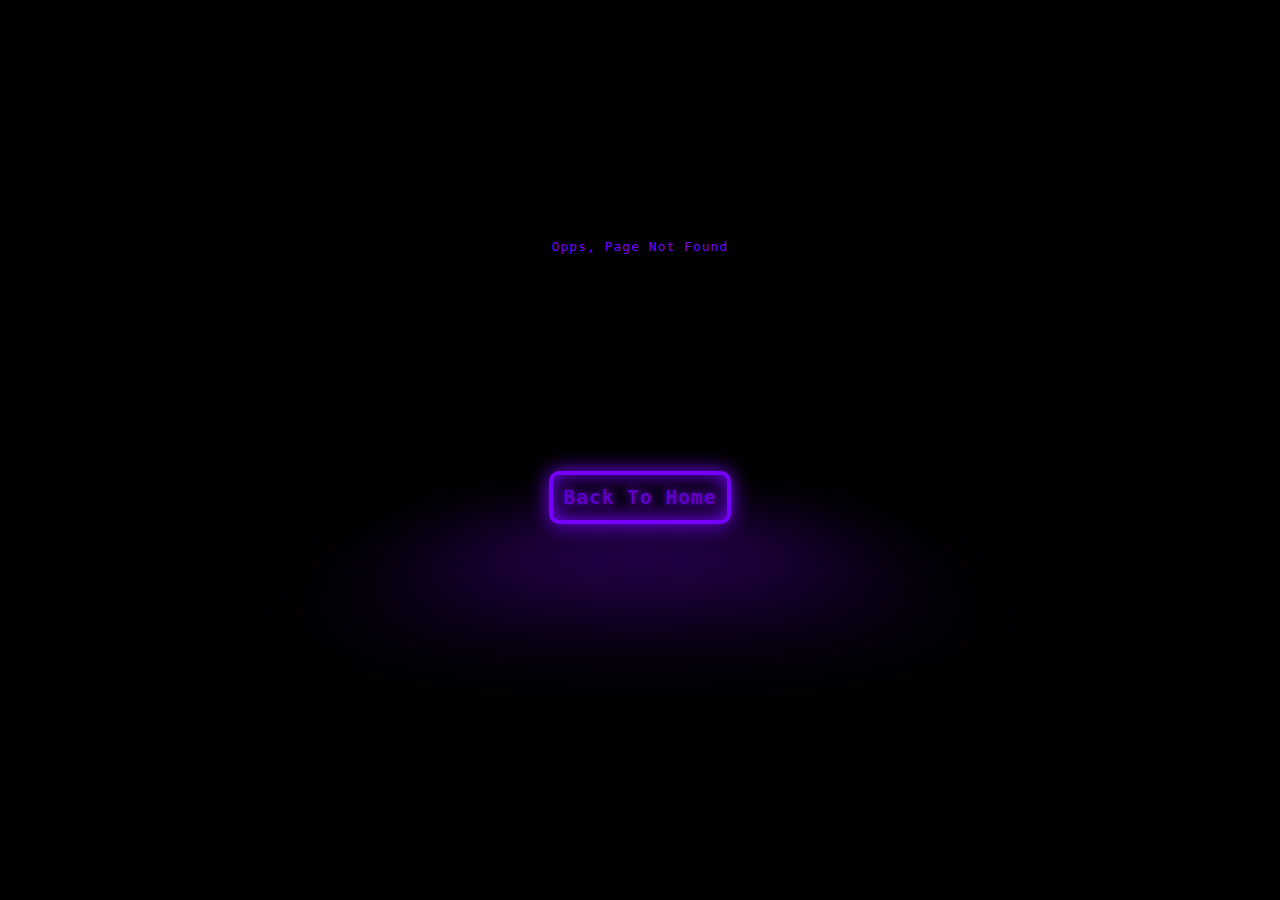
<file: src/proyectos/404/index.html>
<!DOCTYPE html>
<html>
    <head>
        <meta charset="UTF-8">
        <title></title>
        <style>
            *{
                margin: 0;
                padding: 0;
            }
            body{background-color: black;}

            div.bdy{
                width: 100%;
                height: 70vh;
                display: flex;
                justify-content: center;
                align-items: center;
            }
            
            #neon{
                font-size: 800%;
                font-family: monospace;
                letter-spacing: 10px;
                animation-name: a404 ;
                animation-duration: 20s;
                animation-iteration-count: infinite;
            }
            @keyframes a404{
                0%{
                    color: #000;   
                }
                1%{
                    text-shadow: 0 0 0px #70F;
                }
                5%{
                    color: #70F;
                }
                10%{
                    text-shadow: 0 0 50px #70F;
                    color: #70F;
                }
                12%{
                    text-shadow: 0 0 50px #70F;
                    color: #70F;
                }
                12.4%{
                    text-shadow: 0 0 50px #000000;
                    color: #000000;
                }
                12.8%{
                    text-shadow: 0 0 50px #70F;
                    color: #70F;
                }
                13.2%{
                    text-shadow: 0 0 50px #000000;
                    color: #000000;
                }
                15%{
                    text-shadow: 0 0 50px #70F;
                    color: #70F;
                }
                20%{
                    text-shadow: 0 0 50px #70F;
                    color: #70F;
                }
                45%{
                    text-shadow: 0 0 50px #70F;
                    color: #70F;
                }
                50%{
                    text-shadow: 0 0 20px #39007a;
                    color: #39007a;
                }
                70%{
                    text-shadow: 0 0 50px #70F;
                    color: #70F;
                }
                95%{
                    text-shadow: 0 0 50px #70F;
                    color: #70F;
                }
                98%{
                    text-shadow: 0 0 50px #39007a;
                    color: #39007a;
                }
            }

            #zero{
                animation-name: a404_2;
                animation-duration: 20s;
                animation-iteration-count: infinite;
            }
            @keyframes a404_2{
                0%{
                    color: #000;   
                }
                1%{
                    text-shadow: 0 0 0px #70F;
                }
                5%{
                    color: #70F;
                }
                10%{
                    text-shadow: 0 0 50px #70F;
                    color: #70F;
                }
                10.4%{
                    text-shadow: 0 0 50px #000000;
                    color: #000000;
                }
                10.8%{
                    text-shadow: 0 0 50px #70F;
                    color: #70F;
                }
                12%{
                    text-shadow: 0 0 50px #70F;
                    color: #70F;
                }
                12.4%{
                    text-shadow: 0 0 50px #000000;
                    color: #000000;
                }
                12.8%{
                    text-shadow: 0 0 50px #70F;
                    color: #70F;
                }
                13.2%{
                    text-shadow: 0 0 50px #000000;
                    color: #000000;
                }
                15%{
                    text-shadow: 0 0 50px #70F;
                    color: #70F;
                }
                20%{
                    text-shadow: 0 0 50px #70F;
                    color: #70F;
                }
                25%{
                    text-shadow: 0 0 50px #70F;
                    color: #70F;
                }
                32.4%{
                    text-shadow: 0 0 50px #000000;
                    color: #000000;
                }
                32.8%{
                    text-shadow: 0 0 50px #70F;
                    color: #70F;
                }
                33.4%{
                    text-shadow: 0 0 50px #000000;
                    color: #000000;
                }
                40%{
                    text-shadow: 0 0 50px #70F;
                    color: #70F;
                }
                45%{
                    text-shadow: 0 0 50px #70F;
                    color: #70F;
                }
                50%{
                    text-shadow: 0 0 20px #39007a;
                    color: #39007a;
                }
                70%{
                    text-shadow: 0 0 50px #70F;
                    color: #70F;
                }
                77.4%{
                    text-shadow: 0 0 50px #000000;
                    color: #000000;
                }
                77.8%{
                    text-shadow: 0 0 50px #70F;
                    color: #70F;
                }
                78.4%{
                    text-shadow: 0 0 50px #000000;
                    color: #000000;
                }
                80%{
                    text-shadow: 0 0 50px #70F;
                    color: #70F;
                }
                95%{
                    text-shadow: 0 0 50px #70F;
                    color: #70F;
                }
                98%{
                    text-shadow: 0 0 50px #39007a;
                    color: #39007a;
                }
            }
            
            .txt{
                margin-top: 5%;
                font-style: bold;
                text-align: center;
                font-size: 100%;
                font-family: monospace;
                letter-spacing: 1px;
                color: #70F;

            }

            #butt{
                display: flex;
                justify-content: center;
                align-items: center;
            }

            #butt a {
                display: inline-block;
                text-decoration: none;
                text-align: center;
                margin-top: 100%;
                padding: 5%;
                color: #5c00c5;
                text-shadow: 0 0 10px#70F;
                font-weight: 900;
                text-align: center;
                font-size: 150%;
                font-family: monospace;
                letter-spacing: 1px;
                border-radius: 10px;
                border: 4px solid #70F;
                box-shadow:inset 0 0 20px #70F,  0 0 20px #70F;
            }

            #butt a:hover {
                color: #111;
                background: #70F;
                box-shadow: 0 0 50px #70F;
            }
            span#luzoff::before{
                content: "";
                position: absolute;
                background: rgba(119, 0, 255, 0.274);
                top: 12%;
                left: 0;
                width: 100%;
                height: 100%;

                transform: perspective(20em) rotateX(40deg) scale(0.3, 0.15);
                animation: luzoff 0.5s;
                filter: blur(30vh);
            }
            @keyframes luzoff{
                0%{filter: blur(50vh);}
                100%{filter: blur(30vh);}
            }
            span#luzon::before{
                content: "";
                position: absolute;
                background: rgba(119, 0, 255, 0.459);
                top: 12%;
                left: 0;
                width: 100%;
                height: 100%;

                transform: perspective(20em) rotateX(40deg) scale(0.3, 0.15);
                animation: luzon 0.5s;
                filter: blur(50vh);
            }
            @keyframes luzon{
                0%{filter: blur(30vh);}
                100%{filter: blur(50vh);}
            }
           
        </style>
    </head>
    <body>
    <div class="bdy">
        <div class="d404">
            <p id="neon">4<span id="zero">0</span>4</p>
            <p class="txt">Opps, Page Not Found</p>
            <div id="butt">
                <a href="index.html" onmouseover="button()" onmouseout="buttoff()">Back To Home</a>
                <span id="luzoff"></span>
            </div>
        </div>        
    </div>
        
        <script>
            function button(){
                document.getElementById('luzoff').id = 'luzon'; 
            }
            function buttoff(){
                document.getElementById('luzon').id = 'luzoff'; 
            }
        </script>
    </body>
</html>
</file>
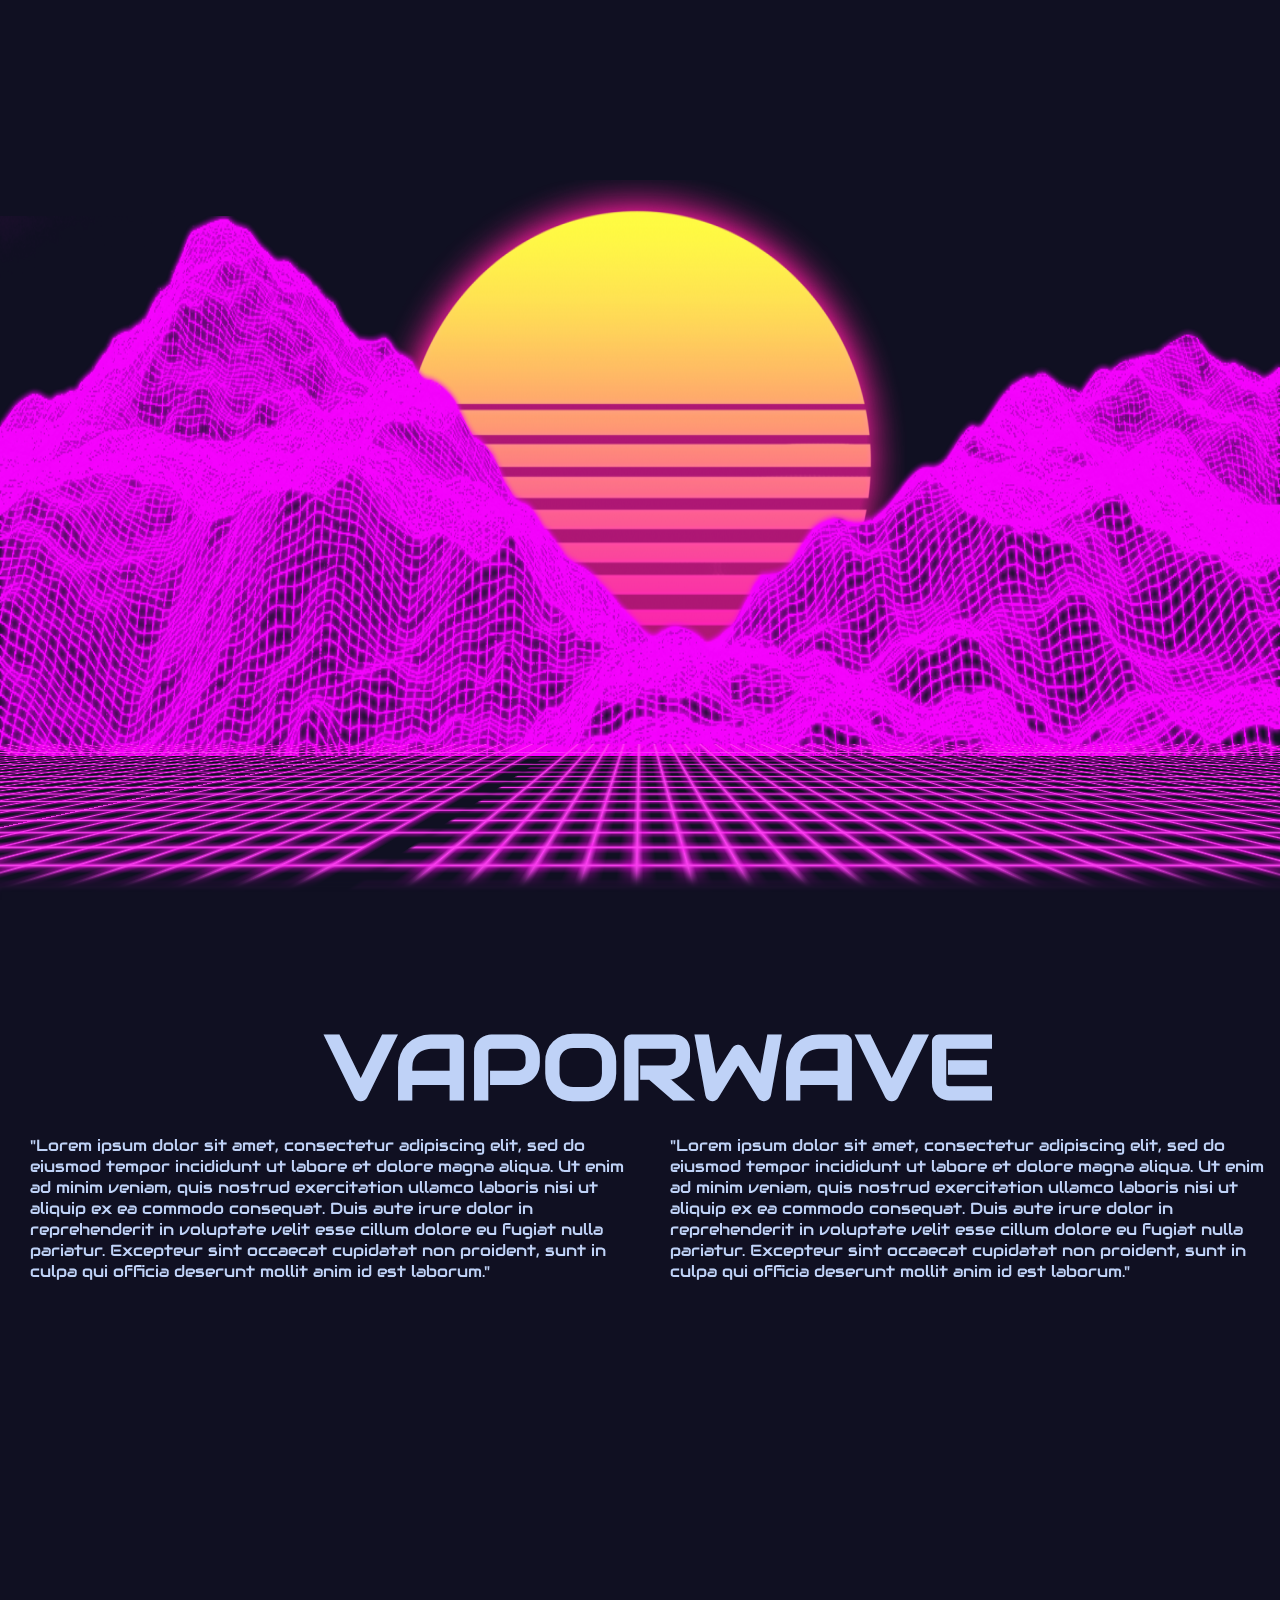
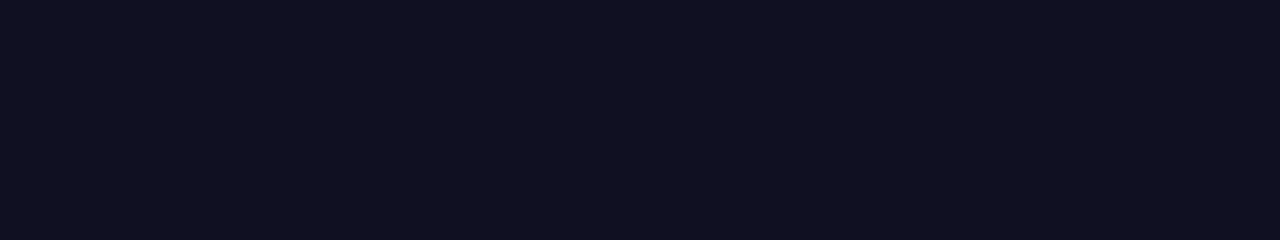
<file: src/proyectos/vaporwave/index.html>
<!DOCTYPE html>
<html>
    <head>
        <meta charset="UTF-8">
        <title></title>
        <style>
           @import url('https://fonts.googleapis.com/css2?family=Audiowide&family=Megrim&family=Press+Start+2P&family=VT323&display=swap');
            *{
                margin: 0;
                padding: 0;
            }
            #load{
              position: absolute;
              width: 100%;
              height: 210vh;
              background-color: #101022;
              z-index: 10000;
            }
            .loading{
            position:absolute;
            top:50vh;
            left: 50%;
            transform:translate(-50%,-50%);
            width:150px;
            height:150px;
            background:transparent;
            border:3px solid #3c3c3c;
            border-radius:50%;
            text-align:center;
            line-height:150px;
            font-family:sans-serif;
            font-size:20px;
            color:#cc00ff;
            letter-spacing:4px;
            text-transform:uppercase;
            text-shadow:0 0 20px #cc00ff;
            box-shadow:0 0 20px rgba(0,0,0,.5);
            }
            .loading::before{
            content:'';
            position:absolute;
            top:-3px;
            left:-3px;
            width:100%;
            height:100%;
            border:3px solid transparent;
            border-top:3px solid #cc00ff;
            border-right:3px solid #cc00ff;
            border-radius:50%;
            animation:animateC 2s linear infinite;
          }
          .loading::after{
            content:'';
            position:absolute;
            top:-3px;
            left:-3px;
            width:100%;
            height:100%;
            border:3px solid transparent;
            border-top:10px solid #cc00ff;
            border-right:10px solid #cc00ff;
            border-radius:50%;
            filter: blur(30px);
            animation:animateC 2s linear infinite;
          }
          .loading span{
            display:block;
            position:absolute;
            top:calc(50% - 2px);
            left:50%;
            width:50%;
            height:4px;
            background:transparent;
            transform-origin:left;
            animation:animate 2s linear infinite;
          }
            /*.loading span:before
{
  content:'';
  position:absolute;
  width:16px;
  height:16px;
  border-radius:50%;
  background:#fff000;
  top:-6px;
  right:-8px;
  box-shadow:0 0 20px #fff000;
}*/
            @keyframes animateC{
              0%{transform:rotate(0deg);}
              100%{transform:rotate(360deg);}
            }
            @keyframes animate{
              0%{transform:rotate(45deg);}
              100%{transform:rotate(405deg);}
            }
            /*.loading{
                position: absolute;
                width: 100%;
                height: 210vh;
                background-color: #101022;
                z-index: 10000;
                display: flex;
                justify-content: center;
            }
            */
            body::-webkit-scrollbar {
              width: 12px;               /* width of the entire scrollbar */
            }

            body::-webkit-scrollbar-track {
              background: #101022 ;        /* color of the tracking area */
            }

            body::-webkit-scrollbar-thumb {
              background-color: #94247c;    /* color of the scroll thumb */
              border-radius: 30px;       /* roundness of the scroll thumb */
              border: 3px solid #101022;  /* creates padding around scroll thumb */
            }
            body::-webkit-scrollbar-thumb:hover {
              background-color: #b033c9;
            }
            body{
                background-color: #101022;
                overflow-x: hidden;
            }
            #portada{
                width: 100%;
                height: 100vh;
                background-color: #101022;
                display: flex;
                justify-content: center;
                align-items: center;
            }
            #sun{
                background-image: url(img/vwsun2.png);
                background-size: 100% 100%;
                background-repeat: no-repeat;
                background-position: center;
                width: 60vh;
                height: 60vh;
            }
            #title{
                position: absolute;
                left: 160vh;
                top: 50vh;
                font-size: 15vh;
                font-family: 'Megrim', cursive;
                letter-spacing: 20px;
                color: #2d2d5f;
            }
            #mountains{
                position: absolute;
                top: 24vh;
                background-image: url(img/mountainsf.png);
                background-size: 100% 160%;
                width: 100%;
                height: 60vh;
            }
            #mesh{
                position: absolute;
                top: 76vh;
                background-image: url(img/mesh.png);
                background-repeat:  repeat;
                width: 100%;
                height: 23vh;
                transform: perspective(5em) rotateX(40deg) scale(3.5, 1);
            }
            #content{
                position: absolute;
                top: 100vh;
                width: 100%;
                height: 100vh;
                background-color: #101022;
                box-shadow: 0px -10px 12px 13px #101022;
                font-family: 'Audiowide', cursive;
                color: #bfd2f7;
                padding: 20px;
            }
            #content h1{
                margin-top: 10vh;
                text-align: center;
                font-size: 10vh;
            }
            #content p{
                padding: 10px;
                padding-right: 20px;
            }
            #paragraphs{
                display: flex;
                justify-content: center;
                align-items: center;
            }
        </style>
    </head>
    <body onload="loaded()">
        <div id="load"><div class="loading"><p>Loading</p><span></span></div></div>
        <div id="portada">
            <div id="sun"></div>
            <div id="title"><p id="tit">Vaporwave</p></div>
            <div id="mountains"></div>
            <div id="mesh"></div>
        </div>
        <div id="content">
            <h1>VAPORWAVE</h1>
            <div id="paragraphs">
                <div id="ph1">
                <p>"Lorem ipsum dolor sit amet, consectetur adipiscing elit, sed do eiusmod tempor incididunt ut labore et dolore magna aliqua. Ut enim ad minim veniam, quis nostrud exercitation ullamco laboris nisi ut aliquip ex ea commodo consequat. Duis aute irure dolor in reprehenderit in voluptate velit esse cillum dolore eu fugiat nulla pariatur. Excepteur sint occaecat cupidatat non proident, sunt in culpa qui officia deserunt mollit anim id est laborum."</p>
                </div>
                <div id="ph2">
                <p>"Lorem ipsum dolor sit amet, consectetur adipiscing elit, sed do eiusmod tempor incididunt ut labore et dolore magna aliqua. Ut enim ad minim veniam, quis nostrud exercitation ullamco laboris nisi ut aliquip ex ea commodo consequat. Duis aute irure dolor in reprehenderit in voluptate velit esse cillum dolore eu fugiat nulla pariatur. Excepteur sint occaecat cupidatat non proident, sunt in culpa qui officia deserunt mollit anim id est laborum."</p>
                </div>
            </div>
        </div>
        
        <script>
          window.addEventListener("scroll", function() {
          let pageY = window.pageYOffset;
          let mesh = document.getElementById('mesh');
          let sun = document.getElementById('sun');
          let title = document.getElementById('title');
          mesh.style.backgroundPosition = `0px ${pageY * 0.08}px`
          sun.style.backgroundPosition = `0px ${pageY * 0.2}px`
          title.style.left = (pageY * -0.3)+ 160 +'vh'
          })

          function loaded () {
          var x = document.body;
          var y = document.getElementById ( "load");
          x.removeChild (y);
        } 
          
        </script>
    </body>
</html>
</file>
